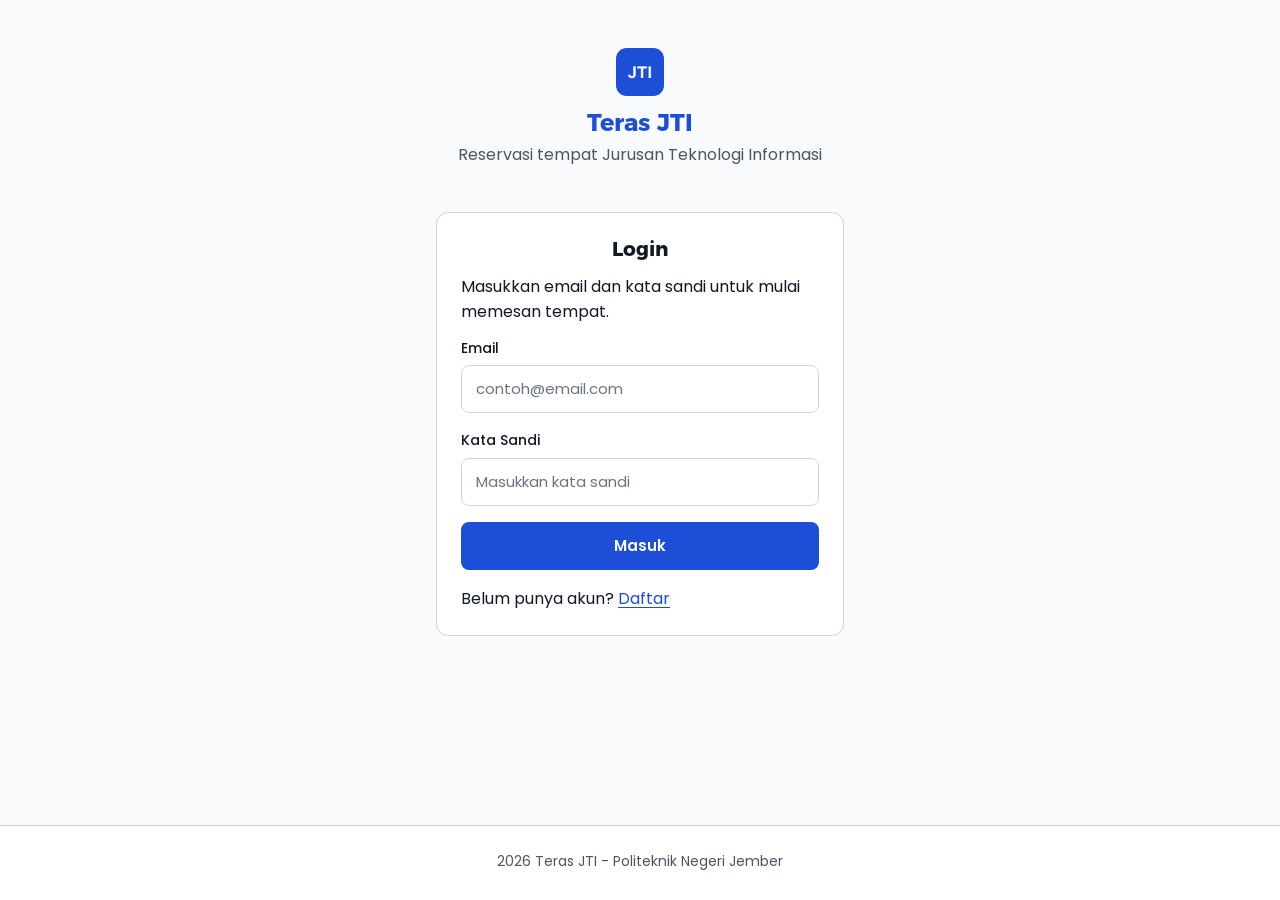
<file: index.html>
<!DOCTYPE html>
<html lang="id">
<head>
    <meta charset="UTF-8">
    <meta name="viewport" content="width=device-width, initial-scale=1.0">
    <title>Login - Teras JTI</title>
  <link rel="stylesheet" href="assets/css/base.css">
  <link rel="stylesheet" href="assets/css/layout.css">
  <link rel="stylesheet" href="assets/css/components/button.css">
  <link rel="stylesheet" href="assets/css/components/card.css">
  <link rel="stylesheet" href="assets/css/components/form.css">
  <link rel="stylesheet" href="assets/css/components/status.css">
  <link rel="stylesheet" href="assets/css/components/table.css">
</head>
<body class="auth">

    <header>
        <img src="assets/images/logo.png" alt="Logo Teras JTI" width="48" height="48">
        <h1>Teras JTI</h1>
        <p>Reservasi tempat Jurusan Teknologi Informasi</p>
    </header>

    <main>
    
        <section>
            <h2 style="justify-content: center; display: flex;">Login</h2>
            <p>Masukkan email dan kata sandi untuk mulai memesan tempat.</p>

            <form action="dashboard.html">
                <p>
                    <label for="email">Email</label><br>
                    <input type="email" id="email" placeholder="contoh@email.com">
                </p>

                <p>
                    <label for="sandi">Kata Sandi</label><br>
                    <input type="password" id="sandi" placeholder="Masukkan kata sandi">
                </p>

                <p>
                    <button type="submit">Masuk</button>
                </p>
            </form>

            <p>Belum punya akun? <a href="registrasi.html">Daftar</a></p>
        </section>
    </main>

    <footer>
        <p> 2026 Teras JTI - Politeknik Negeri Jember</p>
    </footer>

</body>
</html>
</file>
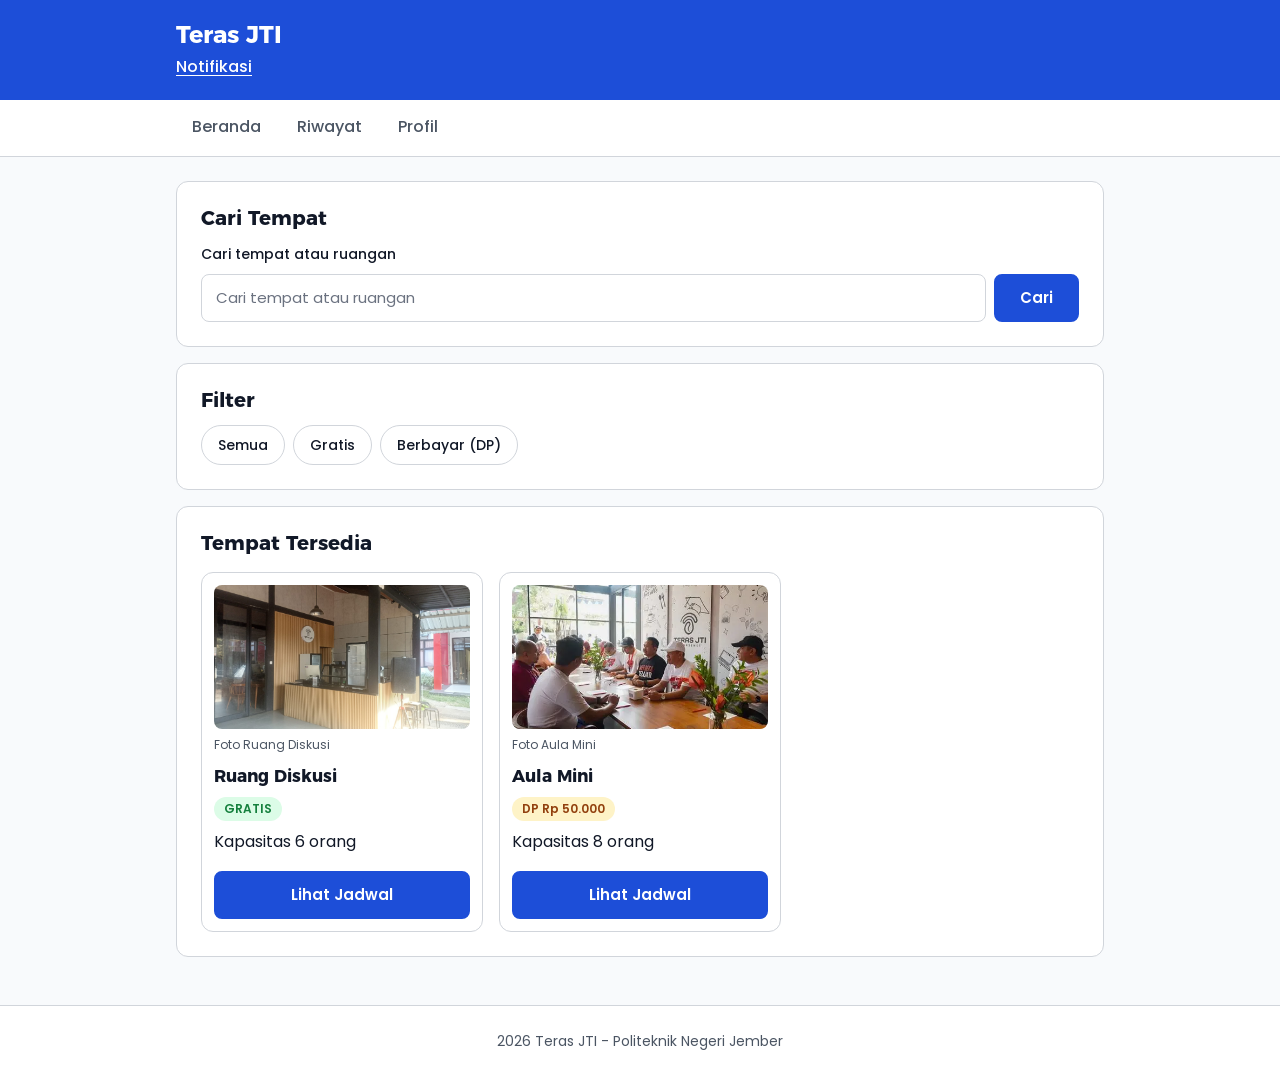
<file: dashboard.html>
<!DOCTYPE html>
<html lang="id">
<head>
    <meta charset="UTF-8">
    <meta name="viewport" content="width=device-width, initial-scale=1.0">
    <title>Beranda - Teras JTI</title>
  <link rel="stylesheet" href="assets/css/base.css">
  <link rel="stylesheet" href="assets/css/layout.css">
  <link rel="stylesheet" href="assets/css/components/button.css">
  <link rel="stylesheet" href="assets/css/components/card.css">
  <link rel="stylesheet" href="assets/css/components/form.css">
  <link rel="stylesheet" href="assets/css/components/status.css">
  <link rel="stylesheet" href="assets/css/components/table.css">
</head>
<body>
    <header>
        <h1>Teras JTI</h1>
        <p><a href="#">Notifikasi</a></p>
    </header>
    <nav>
        <ul>
            <li><a href="dashboard.html">Beranda</a></li>
            <li><a href="riwayat.html">Riwayat</a></li>
            <li><a href="profil.html">Profil</a></li>
        </ul>
    </nav>

    <main>
        <section>
            <h2>Cari Tempat</h2>
            <form>
                <label for="cari">Cari tempat atau ruangan</label><br>
                <input type="search" id="cari" placeholder="Cari tempat atau ruangan">
                <button type="submit">Cari</button>
            </form>
        </section>
        <section>
            <h2>Filter</h2>
            <ul class="chip-list">
                <li><a href="dashboard.html">Semua</a></li>
                <li><a href="dashboard.html">Gratis</a></li>
                <li><a href="dashboard.html">Berbayar (DP)</a></li>
            </ul>
        </section>
        <section>
            <h2>Tempat Tersedia</h2>

            <article>
                <figure>
                    <img src="assets/images/tempat.jpeg" alt="Foto Ruang Diskusi Teras JTI" width="320" height="180">
                    <figcaption>Foto Ruang Diskusi</figcaption>
                </figure>
                <h3>Ruang Diskusi</h3>
                <p><strong class="label label-gratis">GRATIS</strong></p>
                <p>Kapasitas 6 orang</p>
                <p><a class="tombol" href="detail-tempat.html">Lihat Jadwal</a></p>
            </article>

            <article>
                <figure>
                    <img src="assets/images/aulamini.webp" alt="Foto Aula Mini Teras JTI" width="320" height="186">
                    <figcaption>Foto Aula Mini</figcaption>
                </figure>
                <h3>Aula Mini</h3>
                <p><strong class="label label-dp">DP Rp 50.000</strong></p>
                <p>Kapasitas 8 orang</p>
                <p><a class="tombol" href="detail-tempat.html">Lihat Jadwal</a></p>
            </article>
        </section>
    </main>

    <footer>
        <p> 2026 Teras JTI - Politeknik Negeri Jember</p>
    </footer>

</body>
</html>
</file>
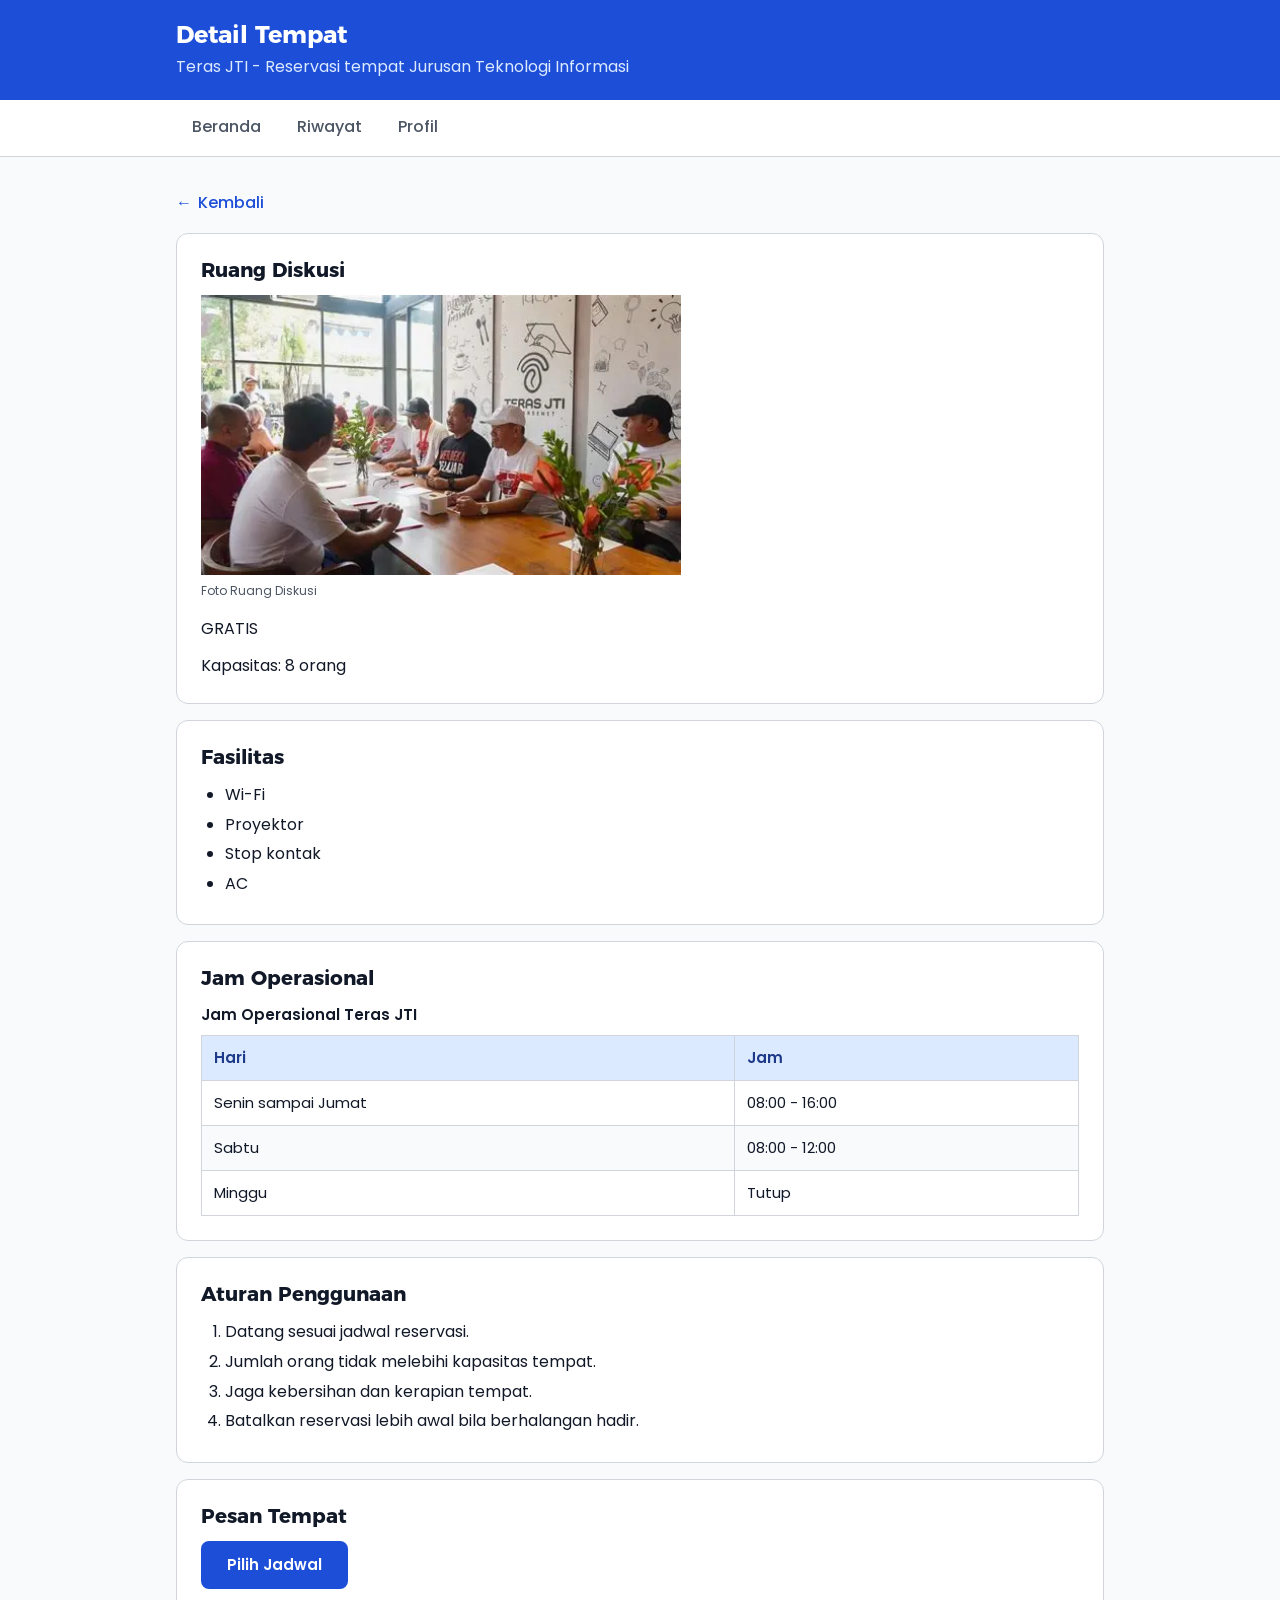
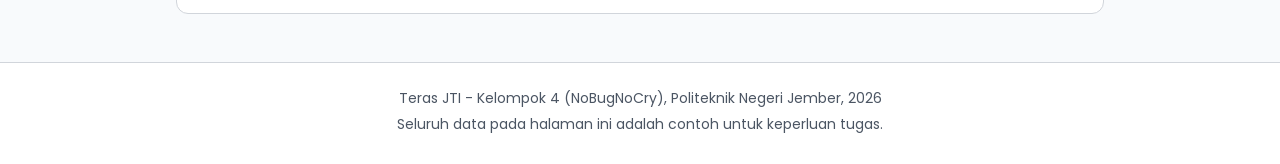
<file: detail-tempat.html>
<!DOCTYPE html>
<html lang="id">
<head>
  <meta charset="UTF-8">
  <meta name="viewport" content="width=device-width, initial-scale=1.0">
  <title>Detail Tempat - Teras JTI</title>
  <link rel="stylesheet" href="assets/css/base.css">
  <link rel="stylesheet" href="assets/css/layout.css">
  <link rel="stylesheet" href="assets/css/components/button.css">
  <link rel="stylesheet" href="assets/css/components/card.css">
  <link rel="stylesheet" href="assets/css/components/form.css">
  <link rel="stylesheet" href="assets/css/components/status.css">
  <link rel="stylesheet" href="assets/css/components/table.css">
</head>
<body>

  <header>
    <h1>Detail Tempat</h1>
    <p>Teras JTI - Reservasi tempat Jurusan Teknologi Informasi</p>
  </header>

  <nav>
    <ul>
      <li><a href="dashboard.html">Beranda</a></li>
      <li><a href="riwayat.html">Riwayat</a></li>
      <li><a href="profil.html">Profil</a></li>
    </ul>
  </nav>

  <main>

    <p><a class="kembali" href="dashboard.html">Kembali</a></p>

    <section>
      <h2>Ruang Diskusi</h2>

      <figure>
        <img src="assets/images/aulamini.webp" alt="Foto Ruang Diskusi Teras JTI" width="480" height="270">
        <figcaption>Foto Ruang Diskusi</figcaption>
      </figure>

      <p>GRATIS</p>
      <p>Kapasitas: 8 orang</p>
    </section>

    <section>
      <h2>Fasilitas</h2>
      <ul>
        <li>Wi-Fi</li>
        <li>Proyektor</li>
        <li>Stop kontak</li>
        <li>AC</li>
      </ul>
    </section>

    <section>
      <h2>Jam Operasional</h2>
      <table>
        <caption>Jam Operasional Teras JTI</caption>
        <thead>
          <tr>
            <th scope="col">Hari</th>
            <th scope="col">Jam</th>
          </tr>
        </thead>
        <tbody>
          <tr>
            <td>Senin sampai Jumat</td>
            <td>08:00 - 16:00</td>
          </tr>
          <tr>
            <td>Sabtu</td>
            <td>08:00 - 12:00</td>
          </tr>
          <tr>
            <td>Minggu</td>
            <td>Tutup</td>
          </tr>
        </tbody>
      </table>
    </section>
    <section>
      <h2>Aturan Penggunaan</h2>
      <ol>
        <li>Datang sesuai jadwal reservasi.</li>
        <li>Jumlah orang tidak melebihi kapasitas tempat.</li>
        <li>Jaga kebersihan dan kerapian tempat.</li>
        <li>Batalkan reservasi lebih awal bila berhalangan hadir.</li>
      </ol>
    </section>

    <section>
      <h2>Pesan Tempat</h2>
      <p><a class="tombol" href="ketersediaan.html">Pilih Jadwal</a></p>
    </section>

  </main>

  <footer>
    <p>Teras JTI - Kelompok 4 (NoBugNoCry), Politeknik Negeri Jember, 2026</p>
    <p>Seluruh data pada halaman ini adalah contoh untuk keperluan tugas.</p>
  </footer>

</body>
</html>
</file>
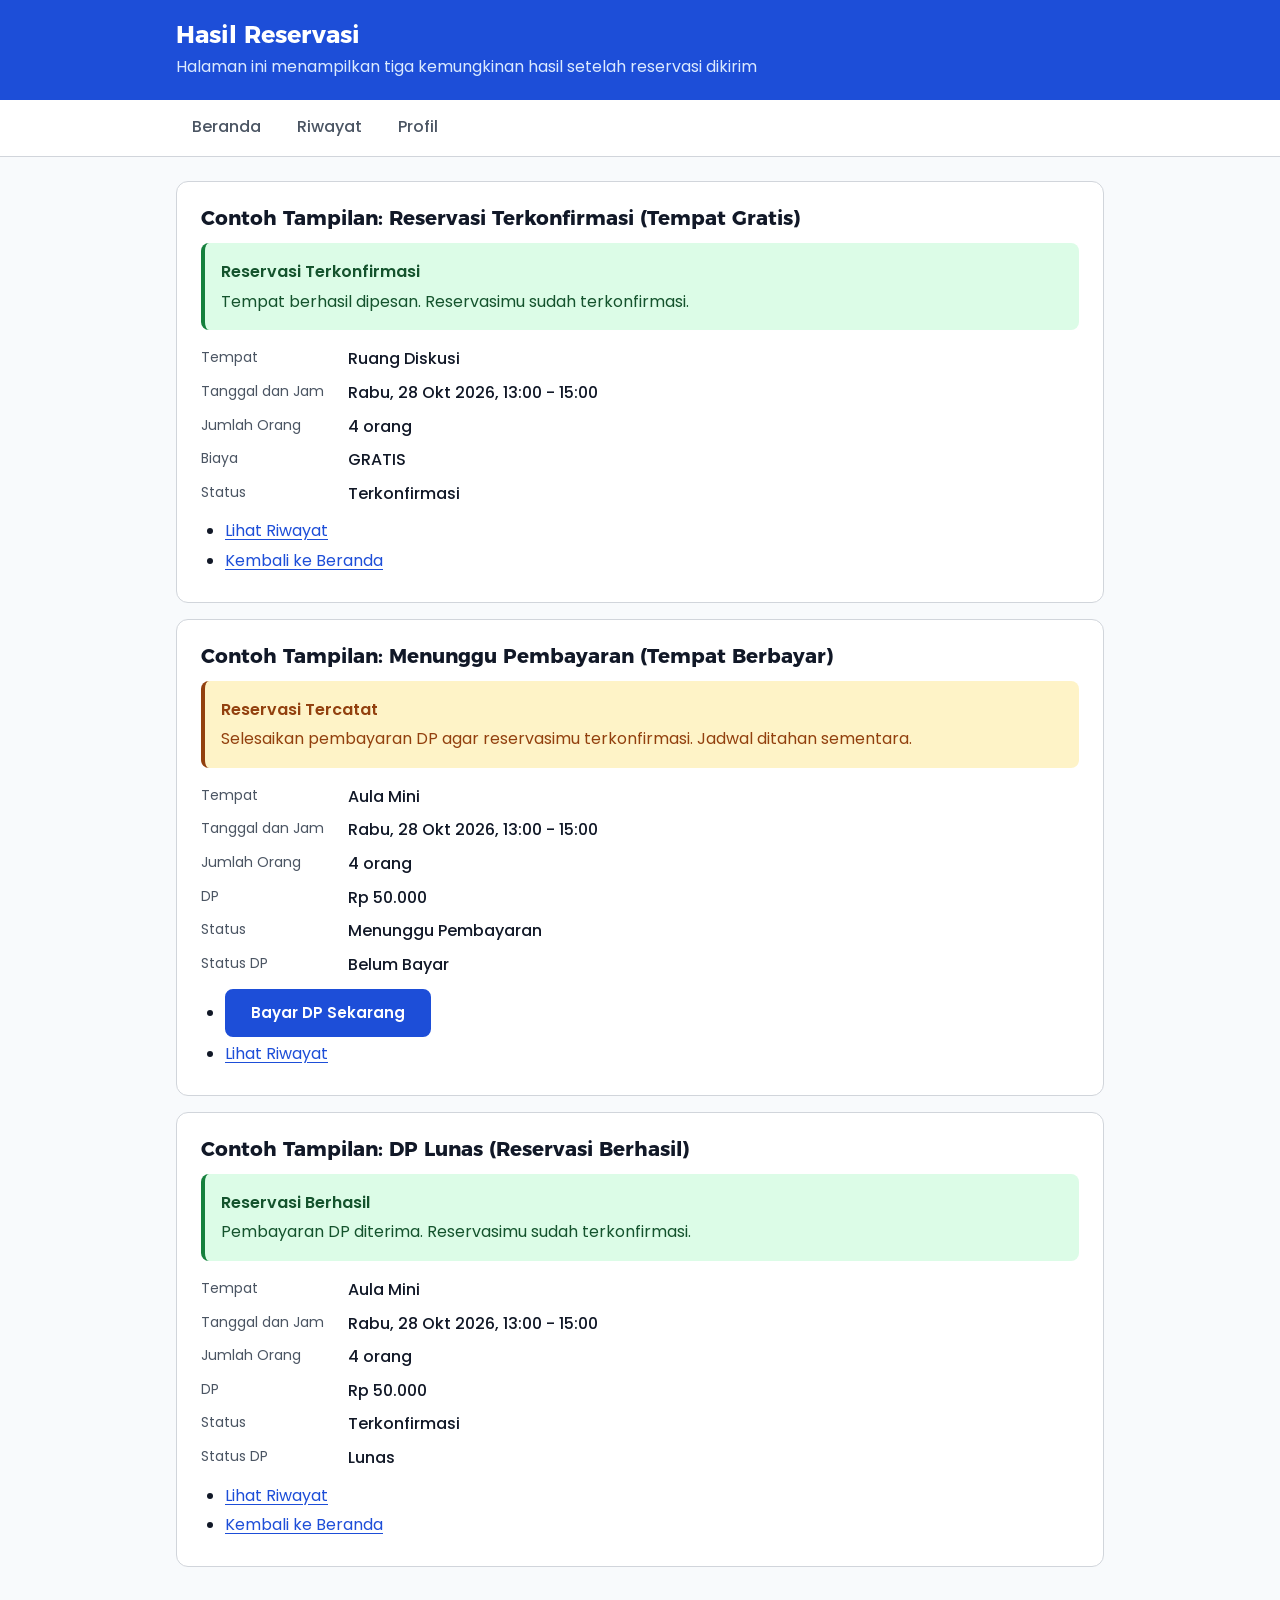
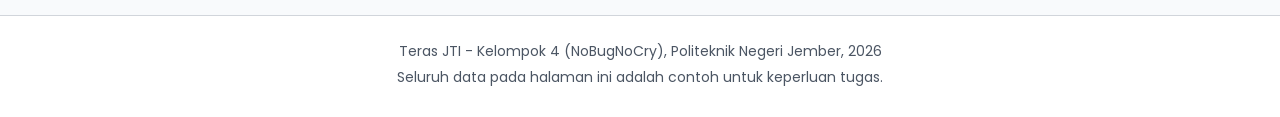
<file: hasil-reservasi.html>
<!DOCTYPE html>
<html lang="id">
<head>
  <meta charset="UTF-8">
  <meta name="viewport" content="width=device-width, initial-scale=1.0">
  <title>Hasil Reservasi - Teras JTI</title>
  <link rel="stylesheet" href="assets/css/base.css">
  <link rel="stylesheet" href="assets/css/layout.css">
  <link rel="stylesheet" href="assets/css/components/button.css">
  <link rel="stylesheet" href="assets/css/components/card.css">
  <link rel="stylesheet" href="assets/css/components/form.css">
  <link rel="stylesheet" href="assets/css/components/status.css">
  <link rel="stylesheet" href="assets/css/components/table.css">
</head>
<body>

  <header>
    <h1>Hasil Reservasi</h1>
    <p>Halaman ini menampilkan tiga kemungkinan hasil setelah reservasi dikirim</p>
  </header>

  <nav>
    <ul>
      <li><a href="dashboard.html">Beranda</a></li>
      <li><a href="riwayat.html">Riwayat</a></li>
      <li><a href="profil.html">Profil</a></li>
    </ul>
  </nav>

  <main>

    <section>
      <h2>Contoh Tampilan: Reservasi Terkonfirmasi (Tempat Gratis)</h2>
      <div class="banner banner-sukses"><p><strong>Reservasi Terkonfirmasi</strong></p><p>Tempat berhasil dipesan. Reservasimu sudah terkonfirmasi.</p></div>

      <dl>
        <dt>Tempat</dt>
        <dd>Ruang Diskusi</dd>
        <dt>Tanggal dan Jam</dt>
        <dd>Rabu, 28 Okt 2026, 13:00 - 15:00</dd>
        <dt>Jumlah Orang</dt>
        <dd>4 orang</dd>
        <dt>Biaya</dt>
        <dd>GRATIS</dd>
        <dt>Status</dt>
        <dd>Terkonfirmasi</dd>
      </dl>

      <ul>
        <li><a href="riwayat.html">Lihat Riwayat</a></li>
        <li><a href="dashboard.html">Kembali ke Beranda</a></li>
      </ul>
    </section>

    <section>
      <h2>Contoh Tampilan: Menunggu Pembayaran (Tempat Berbayar)</h2>
      <div class="banner banner-menunggu"><p><strong>Reservasi Tercatat</strong></p><p>Selesaikan pembayaran DP agar reservasimu terkonfirmasi. Jadwal ditahan sementara.</p></div>

      <dl>
        <dt>Tempat</dt>
        <dd>Aula Mini</dd>
        <dt>Tanggal dan Jam</dt>
        <dd>Rabu, 28 Okt 2026, 13:00 - 15:00</dd>
        <dt>Jumlah Orang</dt>
        <dd>4 orang</dd>
        <dt>DP</dt>
        <dd>Rp 50.000</dd>
        <dt>Status</dt>
        <dd>Menunggu Pembayaran</dd>
        <dt>Status DP</dt>
        <dd>Belum Bayar</dd>
      </dl>

      <ul>
        <li><a class="tombol" href="pembayaran.html">Bayar DP Sekarang</a></li>
        <li><a href="riwayat.html">Lihat Riwayat</a></li>
      </ul>
    </section>

    <section>
      <h2>Contoh Tampilan: DP Lunas (Reservasi Berhasil)</h2>
      <div class="banner banner-sukses"><p><strong>Reservasi Berhasil</strong></p><p>Pembayaran DP diterima. Reservasimu sudah terkonfirmasi.</p></div>

      <dl>
        <dt>Tempat</dt>
        <dd>Aula Mini</dd>
        <dt>Tanggal dan Jam</dt>
        <dd>Rabu, 28 Okt 2026, 13:00 - 15:00</dd>
        <dt>Jumlah Orang</dt>
        <dd>4 orang</dd>
        <dt>DP</dt>
        <dd>Rp 50.000</dd>
        <dt>Status</dt>
        <dd>Terkonfirmasi</dd>
        <dt>Status DP</dt>
        <dd>Lunas</dd>
      </dl>

      <ul>
        <li><a href="riwayat.html">Lihat Riwayat</a></li>
        <li><a href="dashboard.html">Kembali ke Beranda</a></li>
      </ul>
    </section>

  </main>

  <footer>
    <p>Teras JTI - Kelompok 4 (NoBugNoCry), Politeknik Negeri Jember, 2026</p>
    <p>Seluruh data pada halaman ini adalah contoh untuk keperluan tugas.</p>
  </footer>

</body>
</html>
</file>
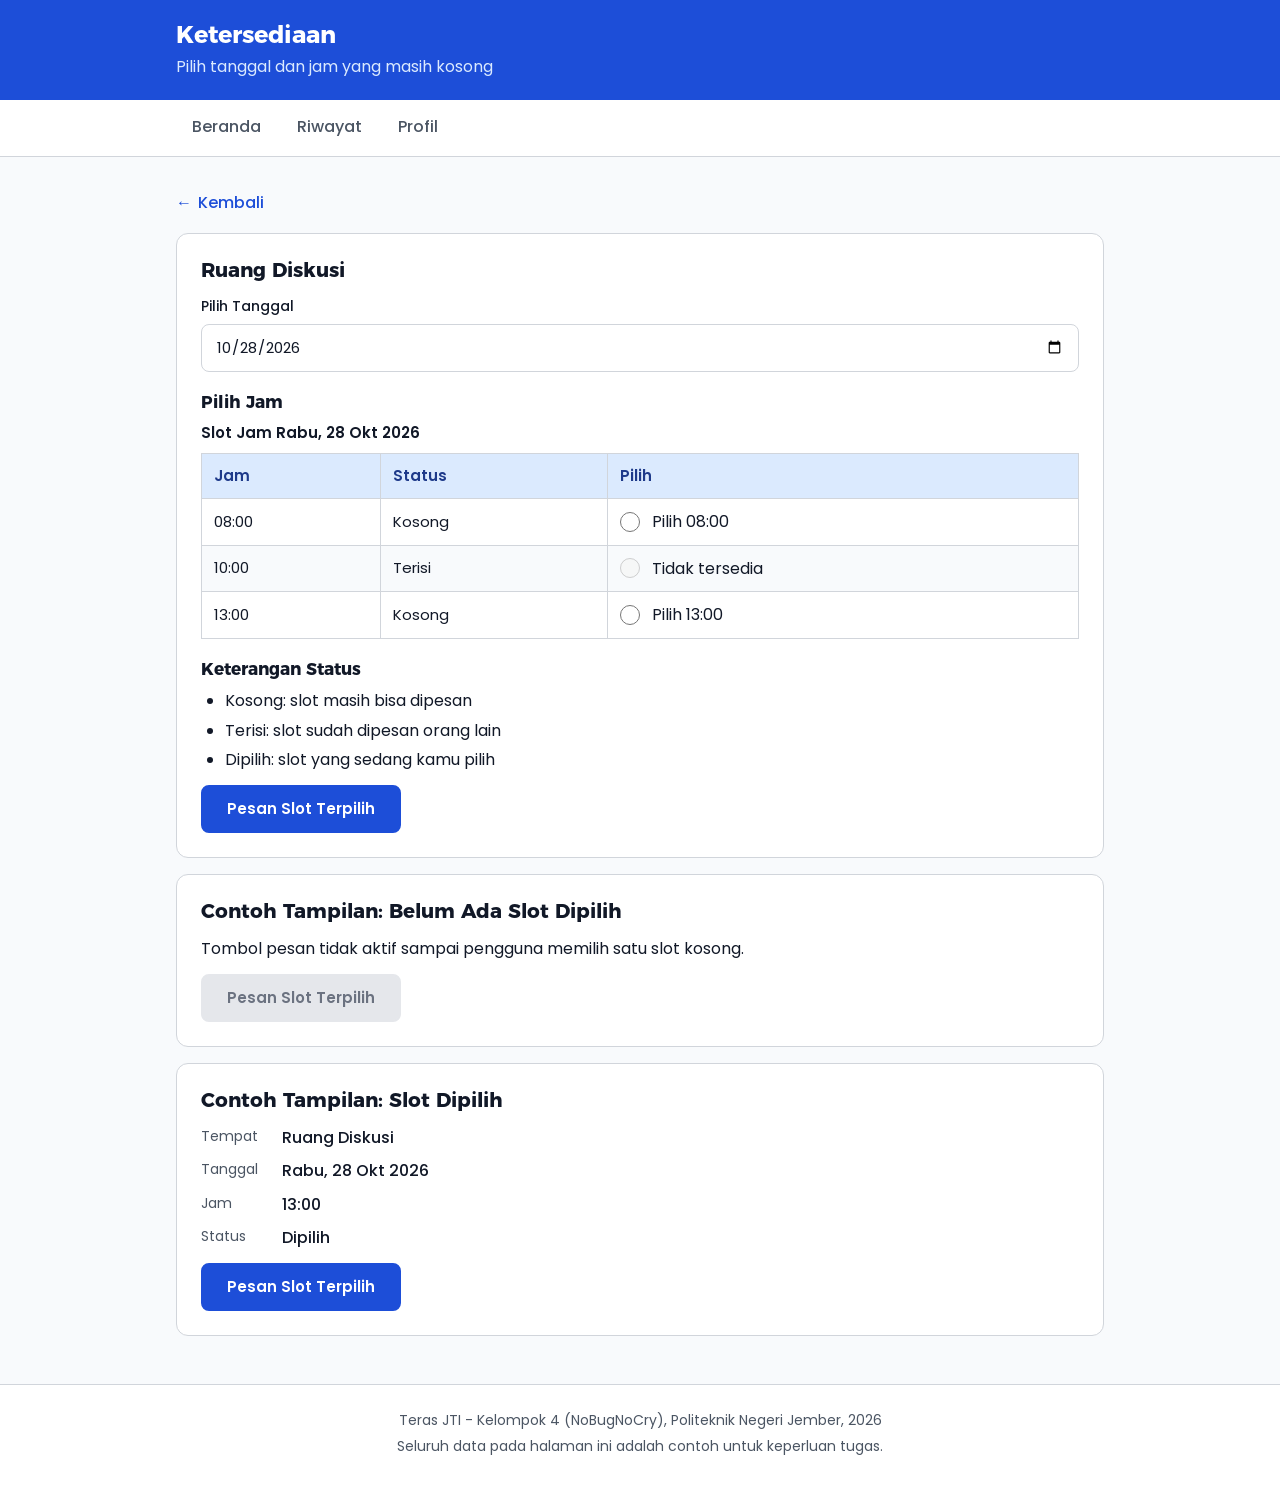
<file: ketersediaan.html>
<!DOCTYPE html>
<html lang="id">
<head>
  <meta charset="UTF-8">
  <meta name="viewport" content="width=device-width, initial-scale=1.0">
  <title>Ketersediaan - Teras JTI</title>
  <link rel="stylesheet" href="assets/css/base.css">
  <link rel="stylesheet" href="assets/css/layout.css">
  <link rel="stylesheet" href="assets/css/components/button.css">
  <link rel="stylesheet" href="assets/css/components/card.css">
  <link rel="stylesheet" href="assets/css/components/form.css">
  <link rel="stylesheet" href="assets/css/components/status.css">
  <link rel="stylesheet" href="assets/css/components/table.css">
</head>
<body>

  <header>
    <h1>Ketersediaan</h1>
    <p>Pilih tanggal dan jam yang masih kosong</p>
  </header>

  <nav>
    <ul>
      <li><a href="dashboard.html">Beranda</a></li>
      <li><a href="riwayat.html">Riwayat</a></li>
      <li><a href="profil.html">Profil</a></li>
    </ul>
  </nav>

  <main>

    <p><a class="kembali" href="detail-tempat.html">Kembali</a></p>

    <section>
      <h2>Ruang Diskusi</h2>

      <form>
        <p>
          <label for="tanggal">Pilih Tanggal</label><br>
          <input type="date" id="tanggal" name="tanggal" value="2026-10-28">
        </p>

        <h3>Pilih Jam</h3>

        <table>
          <caption>Slot Jam Rabu, 28 Okt 2026</caption>
          <thead>
            <tr>
              <th scope="col">Jam</th>
              <th scope="col">Status</th>
              <th scope="col">Pilih</th>
            </tr>
          </thead>
          <tbody>
            <tr>
              <td>08:00</td>
              <td>Kosong</td>
              <td>
                <input type="radio" id="slot-0800" name="slot" value="08:00">
                <label for="slot-0800">Pilih 08:00</label>
              </td>
            </tr>
            <tr>
              <td>10:00</td>
              <td>Terisi</td>
              <td>
                <input type="radio" id="slot-1000" name="slot" value="10:00" disabled>
                <label for="slot-1000">Tidak tersedia</label>
              </td>
            </tr>
            <tr>
              <td>13:00</td>
              <td>Kosong</td>
              <td>
                <input type="radio" id="slot-1300" name="slot" value="13:00">
                <label for="slot-1300">Pilih 13:00</label>
              </td>
            </tr>
          </tbody>
        </table>
      </form>

      <h3>Keterangan Status</h3>
      <ul>
        <li>Kosong: slot masih bisa dipesan</li>
        <li>Terisi: slot sudah dipesan orang lain</li>
        <li>Dipilih: slot yang sedang kamu pilih</li>
      </ul>

      <p><a class="tombol" href="reservasi.html">Pesan Slot Terpilih</a></p>
    </section>

    <section>
      <h2>Contoh Tampilan: Belum Ada Slot Dipilih</h2>
      <p>Tombol pesan tidak aktif sampai pengguna memilih satu slot kosong.</p>
      <p><button type="button" disabled>Pesan Slot Terpilih</button></p>
    </section>

    <section>
      <h2>Contoh Tampilan: Slot Dipilih</h2>
      <dl>
        <dt>Tempat</dt>
        <dd>Ruang Diskusi</dd>
        <dt>Tanggal</dt>
        <dd>Rabu, 28 Okt 2026</dd>
        <dt>Jam</dt>
        <dd>13:00</dd>
        <dt>Status</dt>
        <dd>Dipilih</dd>
      </dl>
      <p><a class="tombol" href="reservasi.html">Pesan Slot Terpilih</a></p>
    </section>

  </main>

  <footer>
    <p>Teras JTI - Kelompok 4 (NoBugNoCry), Politeknik Negeri Jember, 2026</p>
    <p>Seluruh data pada halaman ini adalah contoh untuk keperluan tugas.</p>
  </footer>

</body>
</html>
</file>
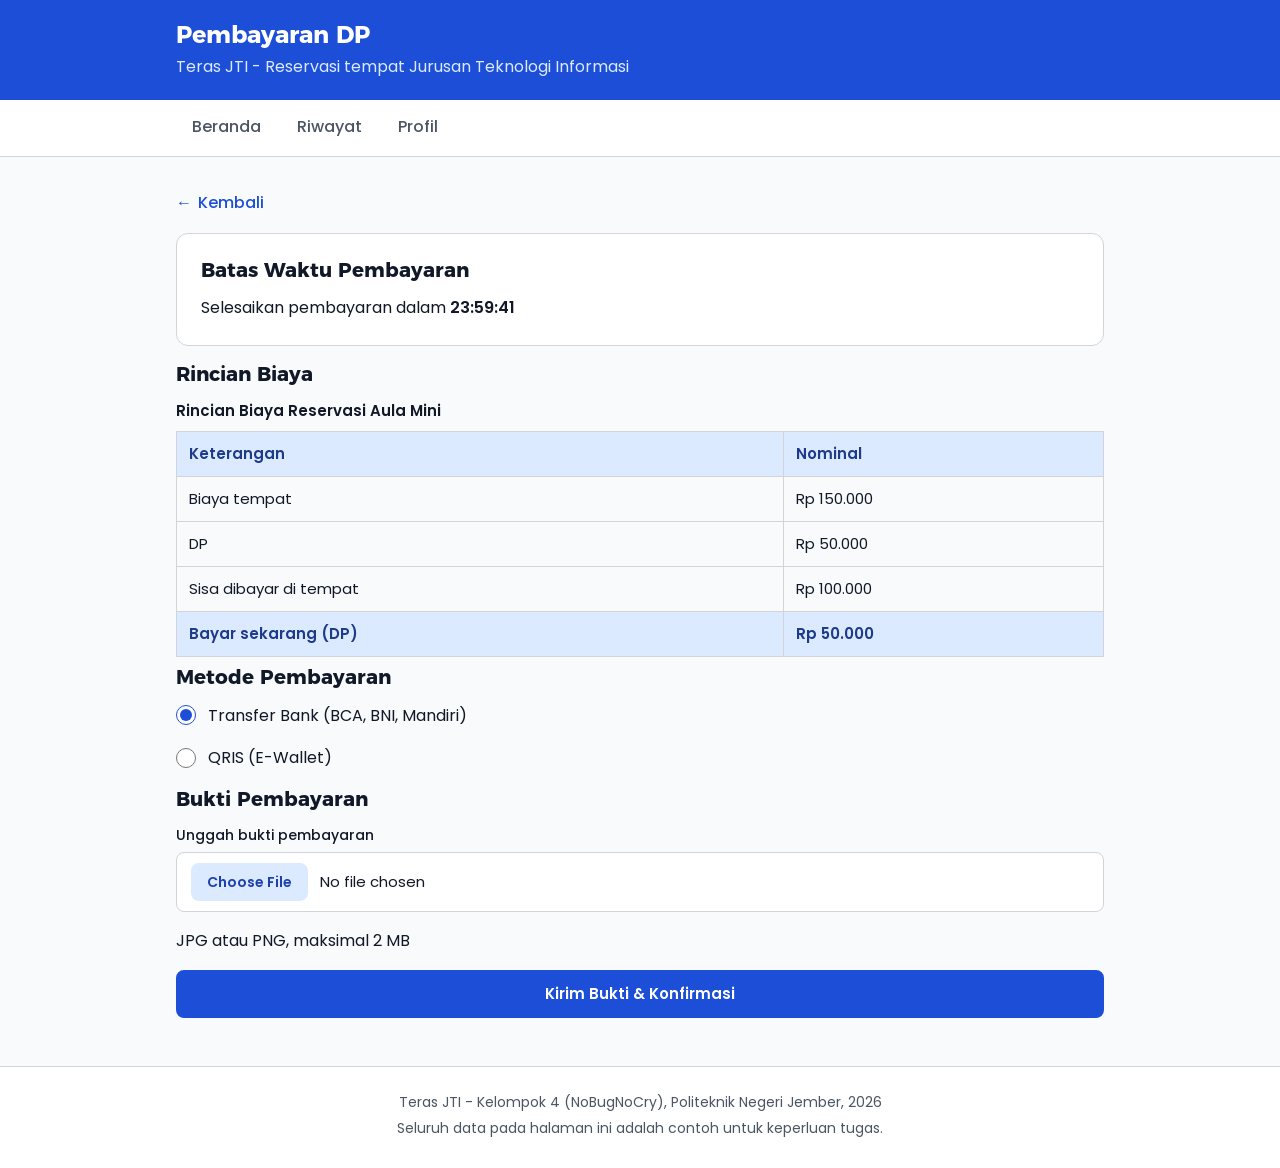
<file: pembayaran.html>
<!DOCTYPE html>
<html lang="id">
<head>
  <meta charset="UTF-8">
  <meta name="viewport" content="width=device-width, initial-scale=1.0">
  <title>Pembayaran DP - Teras JTI</title>
  <link rel="stylesheet" href="assets/css/base.css">
  <link rel="stylesheet" href="assets/css/layout.css">
  <link rel="stylesheet" href="assets/css/components/button.css">
  <link rel="stylesheet" href="assets/css/components/card.css">
  <link rel="stylesheet" href="assets/css/components/form.css">
  <link rel="stylesheet" href="assets/css/components/status.css">
  <link rel="stylesheet" href="assets/css/components/table.css">
</head>
<body>

  <header>
    <h1>Pembayaran DP</h1>
    <p>Teras JTI - Reservasi tempat Jurusan Teknologi Informasi</p>
  </header>

  <nav>
    <ul>
      <li><a href="dashboard.html">Beranda</a></li>
      <li><a href="riwayat.html">Riwayat</a></li>
      <li><a href="profil.html">Profil</a></li>
    </ul>
  </nav>

  <main>

    <p><a class="kembali" href="reservasi.html">Kembali</a></p>

    <section>
      <h2>Batas Waktu Pembayaran</h2>
      <p>Selesaikan pembayaran dalam <strong>23:59:41</strong></p>
    </section>

    <form action="hasil-reservasi.html">

      <section>
        <h2>Rincian Biaya</h2>
        <table>
          <caption>Rincian Biaya Reservasi Aula Mini</caption>
          <thead>
            <tr>
              <th scope="col">Keterangan</th>
              <th scope="col">Nominal</th>
            </tr>
          </thead>
          <tbody>
            <tr>
              <td>Biaya tempat</td>
              <td>Rp 150.000</td>
            </tr>
            <tr>
              <td>DP</td>
              <td>Rp 50.000</td>
            </tr>
            <tr>
              <td>Sisa dibayar di tempat</td>
              <td>Rp 100.000</td>
            </tr>
          </tbody>
          <tfoot>
            <tr>
              <td>Bayar sekarang (DP)</td>
              <td>Rp 50.000</td>
            </tr>
          </tfoot>
        </table>
      </section>

      <section>
        <h2>Metode Pembayaran</h2>
        <p>
          <input type="radio" id="metode-bank" name="metode" value="bank" checked>
          <label for="metode-bank">Transfer Bank (BCA, BNI, Mandiri)</label>
        </p>
        <p>
          <input type="radio" id="metode-qris" name="metode" value="qris">
          <label for="metode-qris">QRIS (E-Wallet)</label>
        </p>
      </section>

      <section>
        <h2>Bukti Pembayaran</h2>
        <p>
          <label for="bukti">Unggah bukti pembayaran</label><br>
          <input type="file" id="bukti" name="bukti" accept="image/png,image/jpeg">
        </p>
        <p>JPG atau PNG, maksimal 2 MB</p>
      </section>

      <p>
        <button type="submit">Kirim Bukti &amp; Konfirmasi</button>
      </p>

    </form>

  </main>

  <footer>
    <p>Teras JTI - Kelompok 4 (NoBugNoCry), Politeknik Negeri Jember, 2026</p>
    <p>Seluruh data pada halaman ini adalah contoh untuk keperluan tugas.</p>
  </footer>

</body>
</html>
</file>
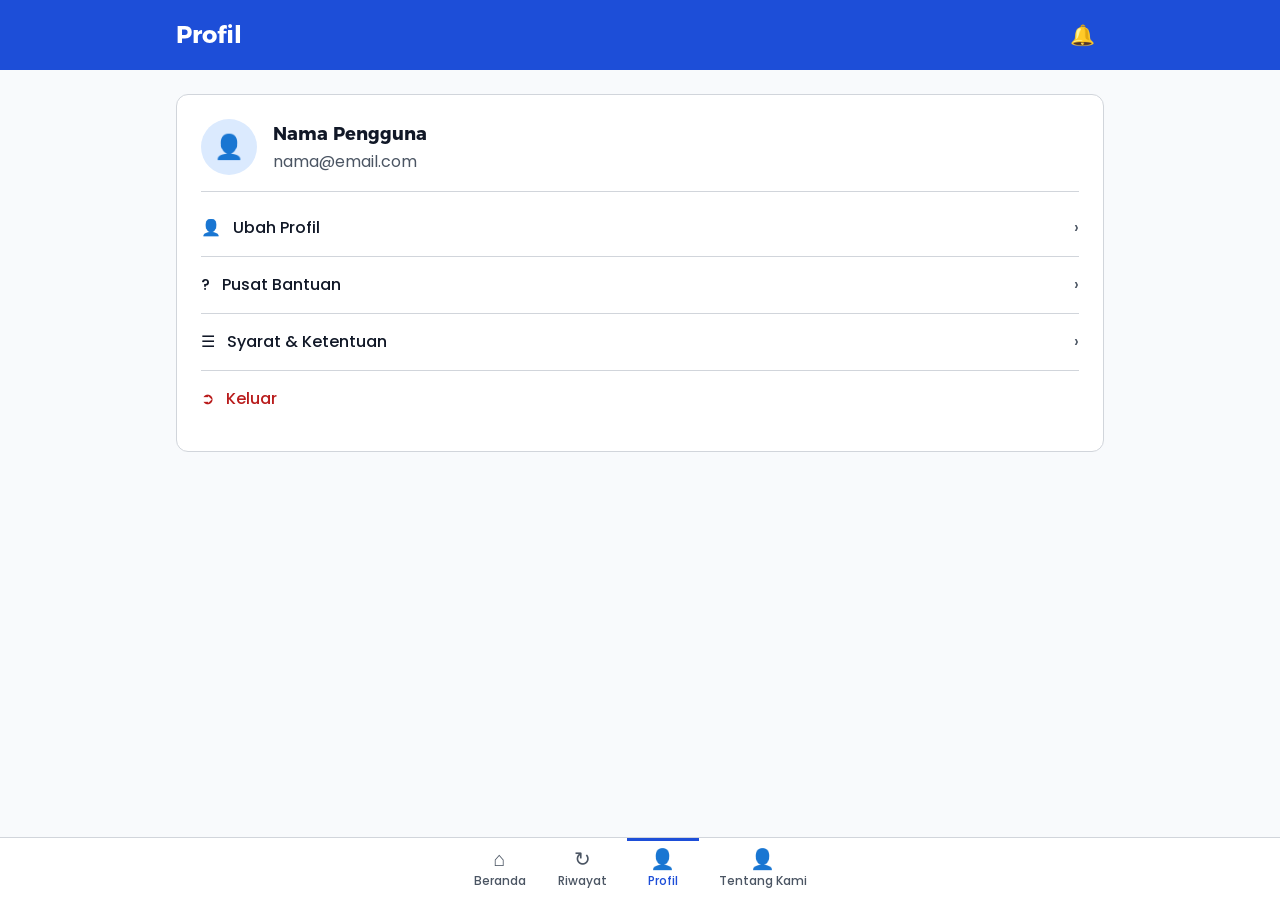
<file: profil.html>
<!DOCTYPE html>
<html lang="id">
  <head>
    <meta charset="UTF-8" />
    <meta name="viewport" content="width=device-width, initial-scale=1.0" />
    <title>Profil - Teras JTI</title>
    <link rel="stylesheet" href="assets/css/base.css">
  <link rel="stylesheet" href="assets/css/layout.css">
  <link rel="stylesheet" href="assets/css/components/button.css">
  <link rel="stylesheet" href="assets/css/components/card.css">
  <link rel="stylesheet" href="assets/css/components/form.css">
  <link rel="stylesheet" href="assets/css/components/status.css">
  <link rel="stylesheet" href="assets/css/components/table.css">
</head>

  <body>
    <header>
      <h1>Profil</h1>
      <a class="lonceng" href="#" aria-label="Notifikasi">&#128276;</a>
    </header>

    <main>
      <section>
        <div class="profil-kartu">
          <span class="foto" aria-hidden="true">&#128100;</span>

          <div>
            <b>Nama Pengguna</b>
            <p>nama@email.com</p>
          </div>
        </div>

        <ul class="daftar-menu">
          <li>
            <a href="#">
              <span aria-hidden="true">&#128100;</span>
              <span>Ubah Profil</span>
              <span aria-hidden="true">&rsaquo;</span>
            </a>
          </li>

          <li>
            <a href="#">
              <span aria-hidden="true">&#63;</span>
              <span>Pusat Bantuan</span>
              <span aria-hidden="true">&rsaquo;</span>
            </a>
          </li>

          <li>
            <a href="#">
              <span aria-hidden="true">&#9776;</span>
              <span>Syarat &amp; Ketentuan</span>
              <span aria-hidden="true">&rsaquo;</span>
            </a>
          </li>

          <li>
            <a class="keluar" href="index.html">
              <span aria-hidden="true">&#10162;</span>
              <span>Keluar</span>
            </a>
          </li>
        </ul>
      </section>
    </main>

    <nav aria-label="Navigasi utama">
      <ul>
        <li>
          <a href="dashboard.html">
            <span aria-hidden="true">&#8962;</span>
            Beranda
          </a>
        </li>

        <li>
          <a href="riwayat.html">
            <span aria-hidden="true">&#8635;</span>
            Riwayat
          </a>
        </li>

        <li>
          <a href="profil.html" class="aktif" aria-current="page">
            <span aria-hidden="true">&#128100;</span>
            Profil
          </a>
        </li>

        <li>
          <a href="about/tentang.html">
            <span aria-hidden="true">&#128100;</span>
            Tentang Kami
          </a>
        </li>
      </ul>
    </nav>
  </body>
</html>
</file>
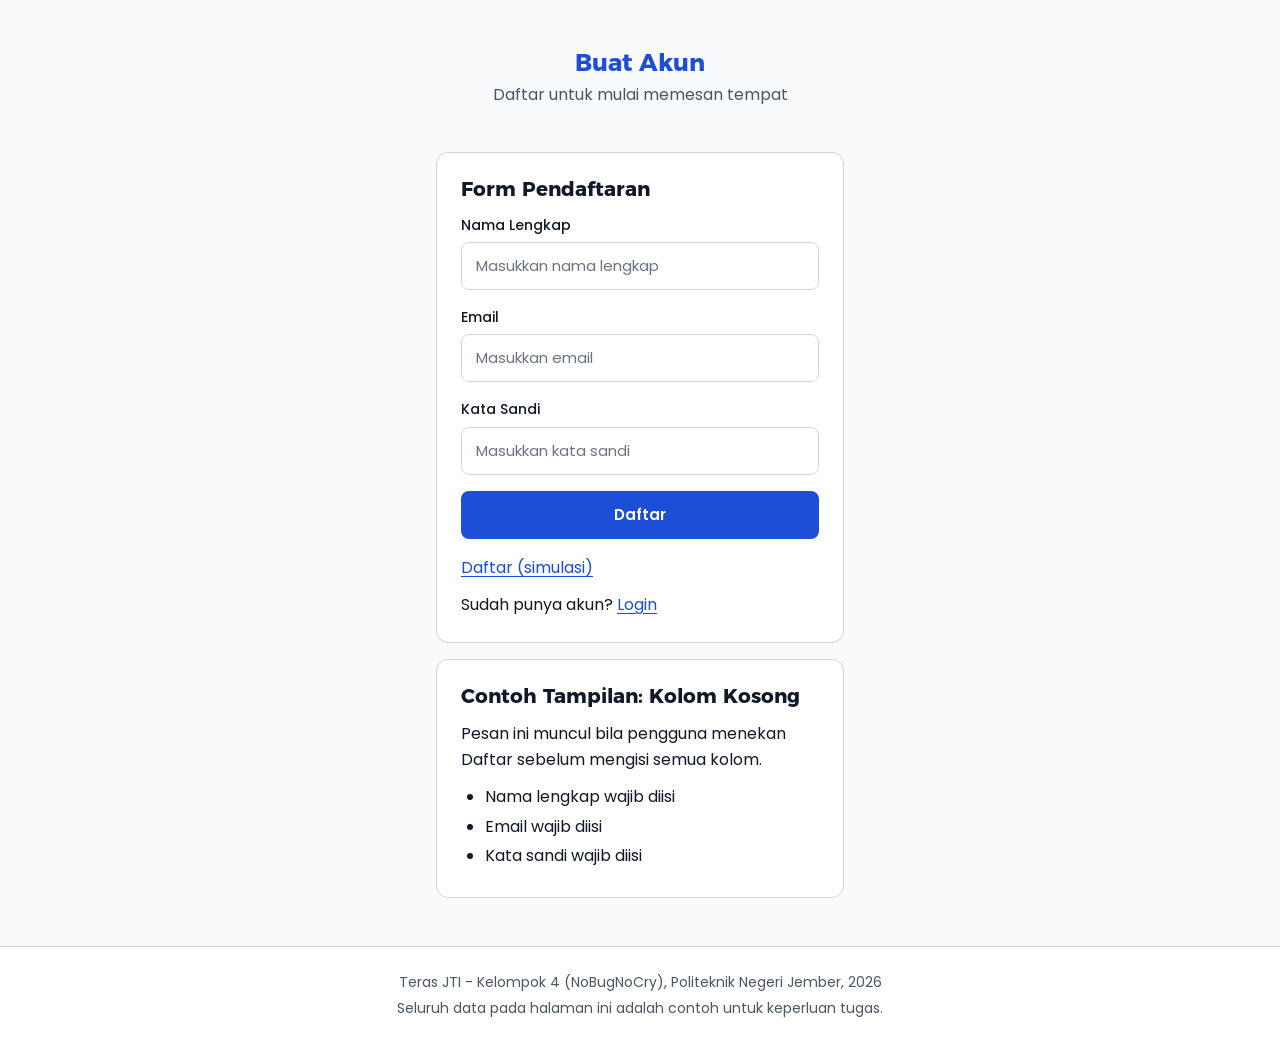
<file: registrasi.html>
<!DOCTYPE html>
<html lang="id">
<head>
  <meta charset="UTF-8">
  <meta name="viewport" content="width=device-width, initial-scale=1.0">
  <title>Registrasi - Teras JTI</title>
  <link rel="stylesheet" href="assets/css/base.css">
  <link rel="stylesheet" href="assets/css/layout.css">
  <link rel="stylesheet" href="assets/css/components/button.css">
  <link rel="stylesheet" href="assets/css/components/card.css">
  <link rel="stylesheet" href="assets/css/components/form.css">
  <link rel="stylesheet" href="assets/css/components/status.css">
  <link rel="stylesheet" href="assets/css/components/table.css">
</head>
<body class="auth">
  <header>
    <h1>Buat Akun</h1>
    <p>Daftar untuk mulai memesan tempat</p>
  </header>

  <main>
    <section>
      <h2>Form Pendaftaran</h2>

      <form>
        <p>
          <label for="nama">Nama Lengkap</label><br>
          <input type="text" id="nama" name="nama" placeholder="Masukkan nama lengkap">
        </p>

        <p>
          <label for="email">Email</label><br>
          <input type="email" id="email" name="email" placeholder="Masukkan email">
        </p>

        <p>
          <label for="sandi">Kata Sandi</label><br>
          <input type="password" id="sandi" name="sandi" placeholder="Masukkan kata sandi">
        </p>

        <p>
          <button type="submit">Daftar</button>
        </p>
      </form>
      <p><a href="dashboard.html">Daftar (simulasi)</a></p>

      <p>Sudah punya akun? <a href="index.html">Login</a></p>
    </section>
    <section>
      <h2>Contoh Tampilan: Kolom Kosong</h2>
      <p>Pesan ini muncul bila pengguna menekan Daftar sebelum mengisi semua kolom.</p>
      <ul>
        <li>Nama lengkap wajib diisi</li>
        <li>Email wajib diisi</li>
        <li>Kata sandi wajib diisi</li>
      </ul>
    </section>

  </main>

  <footer>
    <p>Teras JTI - Kelompok 4 (NoBugNoCry), Politeknik Negeri Jember, 2026</p>
    <p>Seluruh data pada halaman ini adalah contoh untuk keperluan tugas.</p>
  </footer>

</body>
</html>
</file>
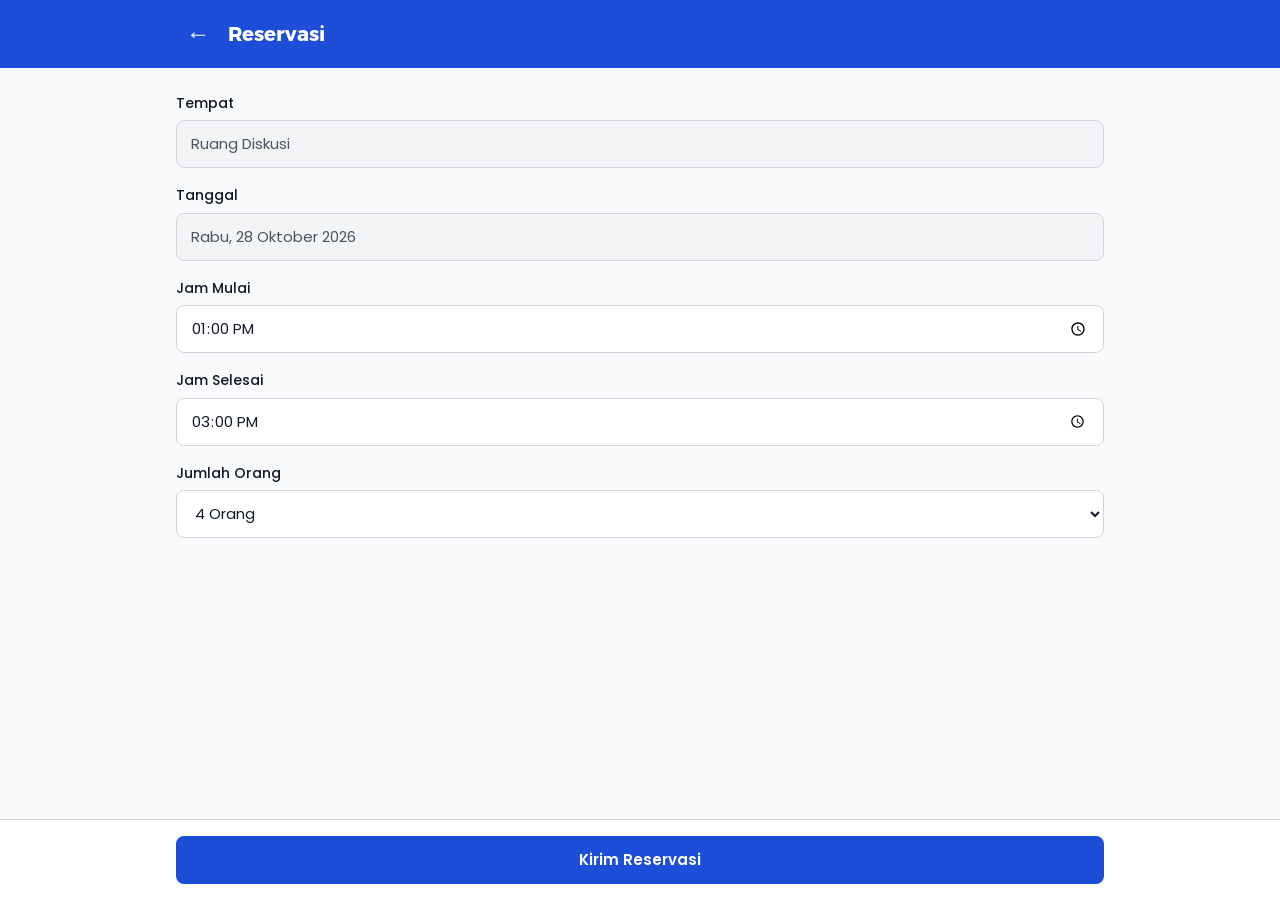
<file: reservasi.html>
<!DOCTYPE html>
<html lang="id">
  <head>
    <meta charset="UTF-8" />
    <meta name="viewport" content="width=device-width, initial-scale=1.0" />
    <title>Reservasi - Teras JTI</title>
    <link rel="stylesheet" href="assets/css/base.css">
  <link rel="stylesheet" href="assets/css/layout.css">
  <link rel="stylesheet" href="assets/css/components/button.css">
  <link rel="stylesheet" href="assets/css/components/card.css">
  <link rel="stylesheet" href="assets/css/components/form.css">
  <link rel="stylesheet" href="assets/css/components/status.css">
  <link rel="stylesheet" href="assets/css/components/table.css">
</head>

  <body>
    <header class="sub">
      <a class="kembali" href="ketersediaan.html" aria-label="Kembali">
        &larr;
      </a>
      <h1>Reservasi</h1>
    </header>

    <main>
      <form id="reservasi" action="pembayaran.html" method="get">
        <div>
          <label for="tempat">Tempat</label>
          <input
            type="text"
            id="tempat"
            name="tempat"
            value="Ruang Diskusi"
            readonly
          />
        </div>

        <div>
          <label for="tanggal">Tanggal</label>
          <input
            type="text"
            id="tanggal"
            name="tanggal"
            value="Rabu, 28 Oktober 2026"
            readonly
          />
        </div>

        <div>
          <label for="mulai">Jam Mulai</label>
          <input
            type="time"
            id="mulai"
            name="mulai"
            value="13:00"
            required
          />
        </div>

        <div>
          <label for="selesai">Jam Selesai</label>
          <input
            type="time"
            id="selesai"
            name="selesai"
            value="15:00"
            min="13:00"
            required
          />
        </div>

        <div>
          <label for="orang">Jumlah Orang</label>
          <select id="orang" name="orang" required>
            <option value="1">1 Orang</option>
            <option value="2">2 Orang</option>
            <option value="3">3 Orang</option>
            <option value="4" selected>4 Orang</option>
            <option value="5">5 Orang</option>
            <option value="6">6 Orang</option>
          </select>
        </div>
      </form>
    </main>

    <div class="aksi">
      <button type="submit" form="reservasi">
        Kirim Reservasi
      </button>
    </div>
  </body>
</html>
</file>
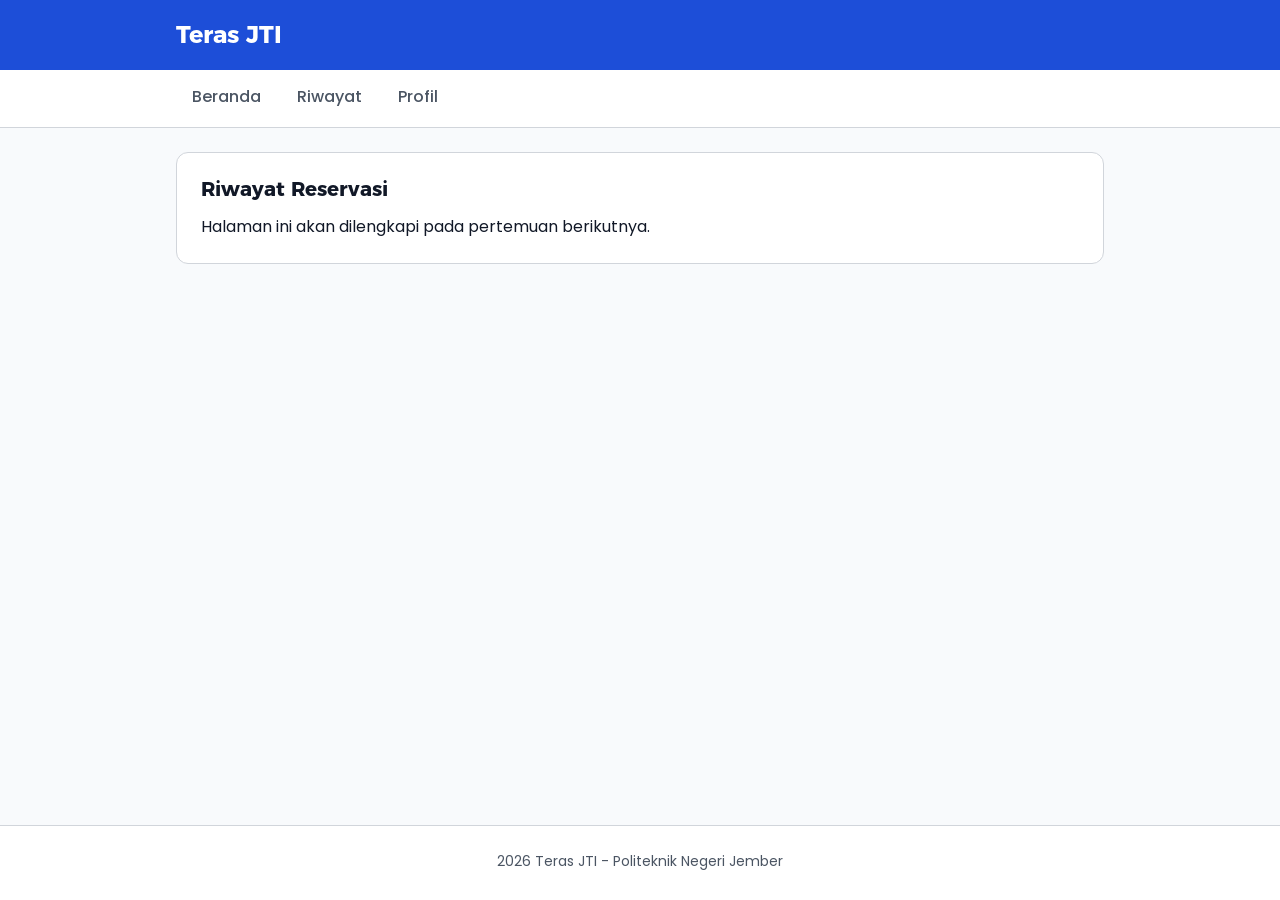
<file: riwayat.html>
<!DOCTYPE html>
<html lang="id">
<head>
    <meta charset="UTF-8">
    <meta name="viewport" content="width=device-width, initial-scale=1.0">
    <title>Riwayat - Teras JTI</title>
  <link rel="stylesheet" href="assets/css/base.css">
  <link rel="stylesheet" href="assets/css/layout.css">
  <link rel="stylesheet" href="assets/css/components/button.css">
  <link rel="stylesheet" href="assets/css/components/card.css">
  <link rel="stylesheet" href="assets/css/components/form.css">
  <link rel="stylesheet" href="assets/css/components/status.css">
  <link rel="stylesheet" href="assets/css/components/table.css">
</head>
<body>

    <header>
        <h1>Teras JTI</h1>
    </header>

    <nav>
        <ul>
            <li><a href="dashboard.html">Beranda</a></li>
            <li><a href="riwayat.html">Riwayat</a></li>
            <li><a href="profil.html">Profil</a></li>
        </ul>
    </nav>

    <main>
        <section>
            <h2>Riwayat Reservasi</h2>
            <p>Halaman ini akan dilengkapi pada pertemuan berikutnya.</p>
        </section>
    </main>

    <footer>
        <p> 2026 Teras JTI - Politeknik Negeri Jember</p>
    </footer>

</body>
</html>
</file>
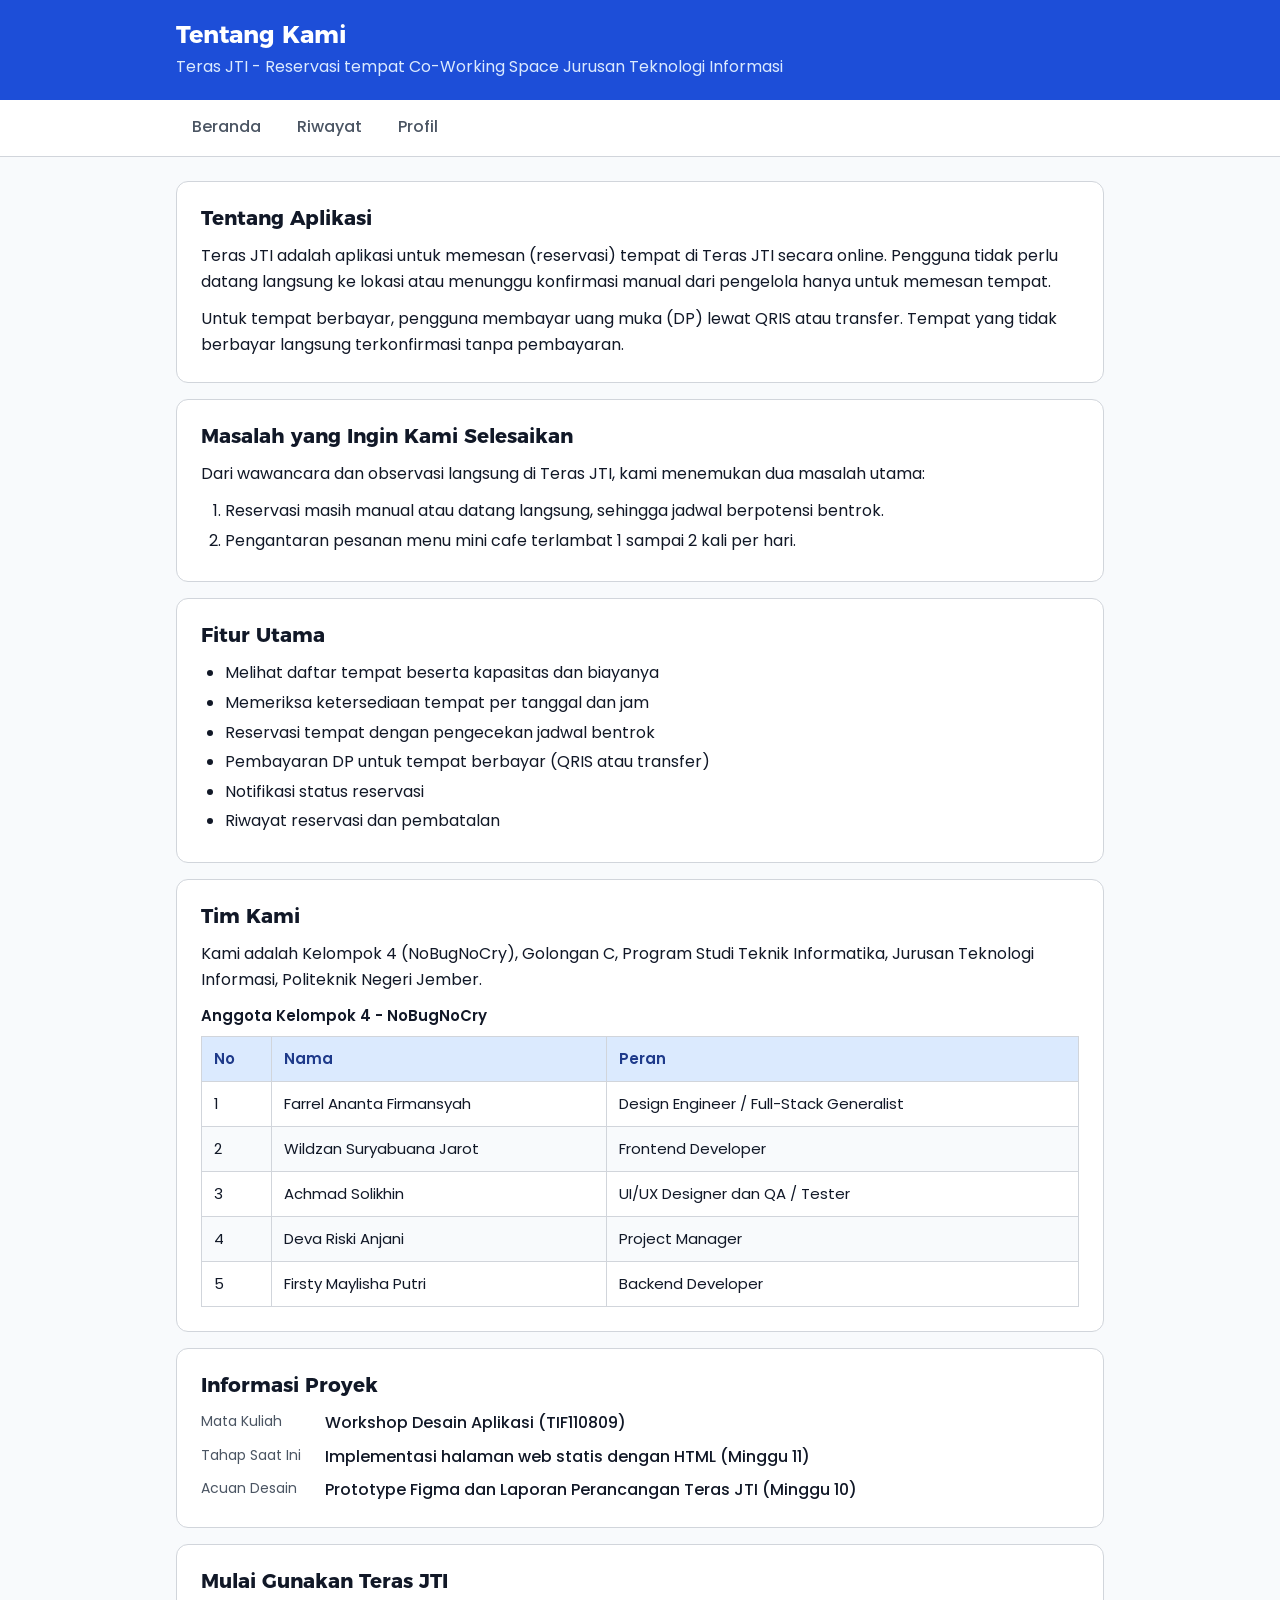
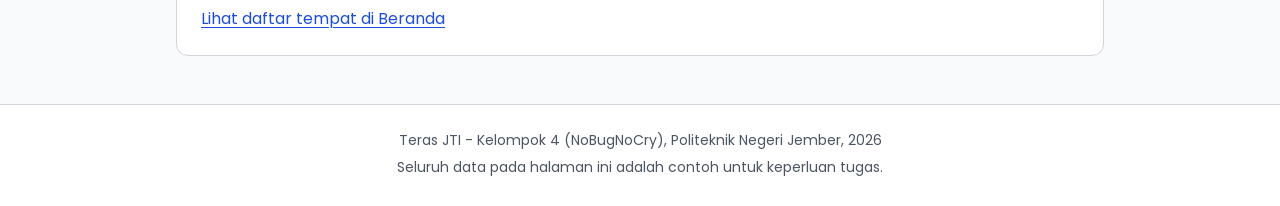
<file: about/tentang.html>
<!DOCTYPE html>
<html lang="id">
<head>
  <meta charset="UTF-8">
  <meta name="viewport" content="width=device-width, initial-scale=1.0">
  <title>Tentang Kami - Teras JTI</title>
  <link rel="stylesheet" href="../assets/css/base.css">
  <link rel="stylesheet" href="../assets/css/layout.css">
  <link rel="stylesheet" href="../assets/css/components/button.css">
  <link rel="stylesheet" href="../assets/css/components/card.css">
  <link rel="stylesheet" href="../assets/css/components/form.css">
  <link rel="stylesheet" href="../assets/css/components/status.css">
  <link rel="stylesheet" href="../assets/css/components/table.css">
</head>
<body>

  <header>
    <h1>Tentang Kami</h1>
    <p>Teras JTI - Reservasi tempat Co-Working Space Jurusan Teknologi Informasi</p>
  </header>

  <nav>
    <ul>
      <li><a href="../dashboard.html">Beranda</a></li>
      <li><a href="../riwayat.html">Riwayat</a></li>
      <li><a href="../profil.html">Profil</a></li>
    </ul>
  </nav>

  <main>

    <section>
      <h2>Tentang Aplikasi</h2>
      <p>
        Teras JTI adalah aplikasi untuk memesan (reservasi) tempat di Teras JTI secara online.
        Pengguna tidak perlu datang langsung ke lokasi atau menunggu konfirmasi manual dari
        pengelola hanya untuk memesan tempat.
      </p>
      <p>
        Untuk tempat berbayar, pengguna membayar uang muka (DP) lewat QRIS atau transfer.
        Tempat yang tidak berbayar langsung terkonfirmasi tanpa pembayaran.
      </p>
    </section>

    <section>
      <h2>Masalah yang Ingin Kami Selesaikan</h2>
      <p>Dari wawancara dan observasi langsung di Teras JTI, kami menemukan dua masalah utama:</p>
      <ol>
        <li>Reservasi masih manual atau datang langsung, sehingga jadwal berpotensi bentrok.</li>
        <li>Pengantaran pesanan menu mini cafe terlambat 1 sampai 2 kali per hari.</li>
      </ol>
    </section>

    <section>
      <h2>Fitur Utama</h2>
      <ul>
        <li>Melihat daftar tempat beserta kapasitas dan biayanya</li>
        <li>Memeriksa ketersediaan tempat per tanggal dan jam</li>
        <li>Reservasi tempat dengan pengecekan jadwal bentrok</li>
        <li>Pembayaran DP untuk tempat berbayar (QRIS atau transfer)</li>
        <li>Notifikasi status reservasi</li>
        <li>Riwayat reservasi dan pembatalan</li>
      </ul>
    </section>

    <section>
      <h2>Tim Kami</h2>
      <p>
        Kami adalah Kelompok 4 (NoBugNoCry), Golongan C, Program Studi Teknik Informatika,
        Jurusan Teknologi Informasi, Politeknik Negeri Jember.
      </p>

      <table>
        <caption>Anggota Kelompok 4 - NoBugNoCry</caption>
        <thead>
          <tr>
            <th scope="col">No</th>
            <th scope="col">Nama</th>
            <th scope="col">Peran</th>
          </tr>
        </thead>
        <tbody>
          <tr>
            <td>1</td>
            <td>Farrel Ananta Firmansyah</td>
            <td>Design Engineer / Full-Stack Generalist</td>
          </tr>
          <tr>
            <td>2</td>
            <td>Wildzan Suryabuana Jarot</td>
            <td>Frontend Developer</td>
          </tr>
          <tr>
            <td>3</td>
            <td>Achmad Solikhin</td>
            <td>UI/UX Designer dan QA / Tester</td>
          </tr>
          <tr>
            <td>4</td>
            <td>Deva Riski Anjani</td>
            <td>Project Manager</td>
          </tr>
          <tr>
            <td>5</td>
            <td>Firsty Maylisha Putri</td>
            <td>Backend Developer</td>
          </tr>
        </tbody>
      </table>
    </section>

    <section>
      <h2>Informasi Proyek</h2>
      <dl>
        <dt>Mata Kuliah</dt>
        <dd>Workshop Desain Aplikasi (TIF110809)</dd>

        <dt>Tahap Saat Ini</dt>
        <dd>Implementasi halaman web statis dengan HTML (Minggu 11)</dd>

        <dt>Acuan Desain</dt>
        <dd>Prototype Figma dan Laporan Perancangan Teras JTI (Minggu 10)</dd>
      </dl>
    </section>

    <section>
      <h2>Mulai Gunakan Teras JTI</h2>
      <p>
        <a href="../dashboard.html">Lihat daftar tempat di Beranda</a>
      </p>
    </section>

  </main>

  <footer>
    <p>Teras JTI - Kelompok 4 (NoBugNoCry), Politeknik Negeri Jember, 2026</p>
    <p>Seluruh data pada halaman ini adalah contoh untuk keperluan tugas.</p>
  </footer>

</body>
</html>
</file>
<file: assets/css/base.css>
@font-face {
  font-family: "Poppins";
  src: url("../fonts/poppins/Poppins-Regular.ttf") format("truetype");
  font-weight: 400;
  font-style: normal;
  font-display: swap;
}

@font-face {
  font-family: "Poppins";
  src: url("../fonts/poppins/Poppins-Medium.ttf") format("truetype");
  font-weight: 500;
  font-style: normal;
  font-display: swap;
}

@font-face {
  font-family: "Poppins";
  src: url("../fonts/poppins/Poppins-SemiBold.ttf") format("truetype");
  font-weight: 600;
  font-style: normal;
  font-display: swap;
}

@font-face {
  font-family: "Montserrat";
  src: url("../fonts/montserrat/Montserrat-Bold.otf") format("opentype");
  font-weight: 700;
  font-style: normal;
  font-display: swap;
}

:root {
  --biru: #1d4ed8;
  --biru-tua: #1e40af;
  --biru-muda: #dbeafe;
  --hijau: #15803d;
  --hijau-muda: #dcfce7;
  --amber: #92400e;
  --amber-muda: #fef3c7;
  --merah: #b91c1c;
  --merah-muda: #fee2e2;
  --abu: #4b5563;
  --abu-muda: #e5e7eb;
  --teks: #111827;
  --garis: #d1d5db;
  --latar: #f8fafc;
  --kartu: #ffffff;
  --radius: 8px;
  --radius-besar: 12px;
  --lebar: 960px;
  --gutter: max(16px, calc((100% - var(--lebar)) / 2 + 16px));
  --font-isi: "Poppins", Arial, sans-serif;
  --font-judul: "Montserrat", "Poppins", Arial, sans-serif;
}

*,
*::before,
*::after {
  box-sizing: border-box;
}

html {
  -webkit-text-size-adjust: 100%;
}

body {
  margin: 0;
  font-family: var(--font-isi);
  font-size: 1rem;
  font-weight: 400;
  line-height: 1.6;
  color: var(--teks);
  background: var(--latar);
}

h1,
h2,
h3 {
  font-family: var(--font-judul);
  font-weight: 700;
  line-height: 1.25;
  color: var(--teks);
}

h1 {
  margin: 0 0 8px;
  font-size: 1.5rem;
}

h2 {
  margin: 0 0 12px;
  font-size: 1.25rem;
}

h3 {
  margin: 20px 0 8px;
  font-size: 1.0625rem;
}

p {
  margin: 0 0 12px;
}

a {
  color: var(--biru);
  text-underline-offset: 3px;
}

a:hover {
  color: var(--biru-tua);
}

img {
  display: block;
  max-width: 100%;
  height: auto;
}

ul,
ol {
  margin: 0 0 12px;
  padding-left: 24px;
}

li {
  margin-bottom: 4px;
}

dl {
  display: grid;
  grid-template-columns: max-content 1fr;
  gap: 8px 24px;
  margin: 0 0 12px;
}

dt {
  color: var(--abu);
  font-size: .875rem;
}

dd {
  margin: 0;
  font-weight: 500;
}

strong {
  font-weight: 600;
}

:focus-visible {
  outline: 2px solid var(--biru);
  outline-offset: 2px;
}

@media (prefers-reduced-motion: reduce) {
  * {
    transition: none !important;
    animation: none !important;
  }
}
</file>
<file: assets/css/layout.css>
body {
  display: flex;
  flex-direction: column;
  min-height: 100vh;
}

header {
  position: relative;
  padding: 20px var(--gutter);
  background: var(--biru);
  color: #ffffff;
}

header h1 {
  margin: 0;
  color: #ffffff;
}

header p {
  margin: 4px 0 0;
  color: var(--biru-muda);
}

header a {
  color: #ffffff;
  font-weight: 500;
}

header img {
  margin: 0 0 12px;
  border-radius: var(--radius);
}

header.sub {
  display: flex;
  align-items: center;
  gap: 8px;
  padding-top: 12px;
  padding-bottom: 12px;
}

header.sub h1 {
  font-size: 1.25rem;
}

header .kembali {
  display: grid;
  place-items: center;
  width: 44px;
  height: 44px;
  border-radius: var(--radius);
  font-size: 1.5rem;
  text-decoration: none;
}

header .kembali:hover {
  background: rgba(255, 255, 255, .15);
  color: #ffffff;
}

.lonceng {
  position: absolute;
  top: 50%;
  right: var(--gutter);
  display: grid;
  place-items: center;
  width: 44px;
  height: 44px;
  font-size: 1.25rem;
  text-decoration: none;
  transform: translateY(-50%);
}

nav {
  position: sticky;
  top: 0;
  z-index: 10;
  background: var(--kartu);
  border-bottom: 1px solid var(--garis);
}

nav ul {
  display: flex;
  gap: 4px;
  margin: 0;
  padding: 0 var(--gutter);
  list-style: none;
  overflow-x: auto;
}

nav li {
  margin: 0;
}

nav a {
  display: block;
  padding: 14px 16px;
  border-bottom: 3px solid transparent;
  color: var(--abu);
  font-weight: 500;
  text-decoration: none;
  white-space: nowrap;
}

nav a:hover,
nav a[aria-current="page"],
nav a.aktif {
  color: var(--biru);
}

nav a[aria-current="page"],
nav a.aktif {
  border-bottom-color: var(--biru);
}

main {
  flex: 1;
  width: 100%;
  max-width: var(--lebar);
  margin: 0 auto;
  padding: 24px 16px 32px;
}

main > p:first-child {
  margin: 0 0 8px;
}

main .kembali {
  display: inline-flex;
  align-items: center;
  gap: 6px;
  min-height: 44px;
  font-weight: 500;
  text-decoration: none;
}

main .kembali::before {
  content: "\2190";
}

main > section {
  margin-bottom: 16px;
  padding: 24px;
  background: var(--kartu);
  border: 1px solid var(--garis);
  border-radius: var(--radius-besar);
}

main > section > :last-child {
  margin-bottom: 0;
}

footer {
  padding: 24px var(--gutter);
  background: var(--kartu);
  border-top: 1px solid var(--garis);
  color: var(--abu);
  font-size: .875rem;
  text-align: center;
}

footer p {
  margin: 0 0 4px;
}

main + nav {
  position: fixed;
  top: auto;
  right: 0;
  bottom: 0;
  left: 0;
  padding-bottom: env(safe-area-inset-bottom, 0);
  border-top: 1px solid var(--garis);
  border-bottom: 0;
}

main + nav ul {
  justify-content: center;
  gap: 8px;
  padding: 0 8px;
}

main + nav a {
  display: flex;
  flex-direction: column;
  align-items: center;
  gap: 2px;
  min-width: 72px;
  padding: 8px 12px 10px;
  border-top: 3px solid transparent;
  border-bottom: 0;
  font-size: .75rem;
}

main + nav a span {
  font-size: 1.25rem;
  line-height: 1;
}

main + nav a[aria-current="page"],
main + nav a.aktif {
  border-top-color: var(--biru);
  border-bottom-color: transparent;
}

body:has(main + nav) {
  padding-bottom: 76px;
}

.aksi {
  position: sticky;
  bottom: 0;
  padding: 16px var(--gutter);
  background: var(--kartu);
  border-top: 1px solid var(--garis);
}

.auth header {
  padding-top: 48px;
  background: transparent;
  color: var(--teks);
  text-align: center;
}

.auth header h1 {
  color: var(--biru);
}

.auth header p {
  color: var(--abu);
}

.auth header img {
  margin: 0 auto 12px;
}

.auth main {
  max-width: 440px;
}

@media (max-width: 480px) {
  main {
    padding: 16px 16px 24px;
  }

  main > section {
    padding: 16px;
  }

  dl {
    grid-template-columns: 1fr;
    gap: 2px;
  }

  dd {
    margin-bottom: 10px;
  }
}
</file>
<file: assets/css/components/button.css>
button,
.tombol {
  display: inline-flex;
  align-items: center;
  justify-content: center;
  gap: 8px;
  min-height: 48px;
  padding: 0 24px;
  border: 2px solid var(--biru);
  border-radius: var(--radius);
  background: var(--biru);
  color: #ffffff;
  font: inherit;
  font-size: .9375rem;
  font-weight: 600;
  text-decoration: none;
  cursor: pointer;
  transition: background-color .15s, border-color .15s;
}

button:hover:not(:disabled),
.tombol:hover {
  background: var(--biru-tua);
  border-color: var(--biru-tua);
  color: #ffffff;
}

button:disabled {
  background: var(--abu-muda);
  border-color: var(--abu-muda);
  color: #6b7280;
  cursor: not-allowed;
}

.tombol-sekunder {
  background: var(--kartu);
  color: var(--biru);
}

.tombol-sekunder:hover {
  background: var(--biru-muda);
  border-color: var(--biru);
  color: var(--biru-tua);
}

.tombol-bahaya {
  background: var(--merah);
  border-color: var(--merah);
}

.tombol-bahaya:hover {
  background: #991b1b;
  border-color: #991b1b;
}

form p > button,
.aksi button {
  width: 100%;
}
</file>
<file: assets/css/components/card.css>
main > section:has(> article) {
  display: grid;
  grid-template-columns: repeat(auto-fill, minmax(260px, 1fr));
  gap: 16px;
}

main > section:has(> article) > :not(article) {
  grid-column: 1 / -1;
  margin: 0;
}

article {
  display: flex;
  flex-direction: column;
  gap: 8px;
  padding: 12px;
  background: var(--kartu);
  border: 1px solid var(--garis);
  border-radius: var(--radius-besar);
}

article figure {
  margin: 0;
}

article img {
  width: 100%;
  aspect-ratio: 16 / 9;
  object-fit: cover;
  border-radius: var(--radius);
}

figure {
  margin: 0 0 16px;
}

figcaption {
  margin-top: 6px;
  color: var(--abu);
  font-size: .75rem;
}

article h3 {
  margin: 4px 0 0;
}

article p {
  margin: 0;
}

article > p:last-child {
  margin-top: auto;
  padding-top: 8px;
}

article .tombol {
  display: flex;
  width: 100%;
}

.chip-list {
  display: flex;
  flex-wrap: wrap;
  gap: 8px;
  margin: 0;
  padding: 0;
  list-style: none;
}

.chip-list li {
  margin: 0;
}

.chip-list a {
  display: inline-block;
  padding: 8px 16px;
  border: 1px solid var(--garis);
  border-radius: 999px;
  color: var(--teks);
  font-size: .875rem;
  font-weight: 500;
  text-decoration: none;
}

.chip-list a:hover {
  border-color: var(--biru);
  color: var(--biru);
}

.profil-kartu {
  display: flex;
  align-items: center;
  gap: 16px;
  margin-bottom: 8px;
  padding-bottom: 16px;
  border-bottom: 1px solid var(--garis);
}

.profil-kartu p {
  margin: 0;
  color: var(--abu);
}

.profil-kartu b {
  font-family: var(--font-judul);
  font-size: 1.125rem;
}

.foto {
  display: grid;
  place-items: center;
  flex: none;
  width: 56px;
  height: 56px;
  border-radius: 50%;
  background: var(--biru-muda);
  font-size: 1.5rem;
}

.daftar-menu {
  margin: 0;
  padding: 0;
  list-style: none;
}

.daftar-menu li {
  margin: 0;
}

.daftar-menu li + li {
  border-top: 1px solid var(--garis);
}

.daftar-menu a {
  display: flex;
  align-items: center;
  gap: 12px;
  min-height: 56px;
  color: var(--teks);
  font-weight: 500;
  text-decoration: none;
}

.daftar-menu a:hover {
  color: var(--biru);
}

.daftar-menu a span:nth-child(2) {
  flex: 1;
}

.daftar-menu a span:last-child {
  color: var(--abu);
}

.daftar-menu .keluar,
.daftar-menu .keluar span:last-child {
  color: var(--merah);
}
</file>
<file: assets/css/components/form.css>
form {
  margin: 0;
}

form p,
form div {
  margin: 0 0 16px;
}

label {
  display: block;
  margin-bottom: 6px;
  color: var(--teks);
  font-size: .875rem;
  font-weight: 500;
}

label + br {
  display: none;
}

input,
select,
textarea {
  width: 100%;
  min-height: 48px;
  padding: 0 14px;
  border: 1px solid var(--garis);
  border-radius: var(--radius);
  background: var(--kartu);
  color: var(--teks);
  font: inherit;
  font-size: .9375rem;
}

input::placeholder {
  color: #6b7280;
}

input:focus,
select:focus,
textarea:focus {
  border-color: var(--biru);
  outline: 2px solid var(--biru);
  outline-offset: 0;
}

input[readonly] {
  background: #f3f4f6;
  color: var(--abu);
}

input:disabled {
  background: #f3f4f6;
  cursor: not-allowed;
}

input[type="radio"],
input[type="checkbox"] {
  width: 20px;
  height: 20px;
  min-height: 0;
  margin: 0 8px 0 0;
  accent-color: var(--biru);
  vertical-align: middle;
}

input[type="radio"] + label,
input[type="checkbox"] + label {
  display: inline;
  margin: 0;
  font-size: 1rem;
  font-weight: 400;
  vertical-align: middle;
}

input[type="file"] {
  min-height: 0;
  padding: 10px 14px;
}

input[type="file"]::file-selector-button {
  margin-right: 12px;
  padding: 8px 16px;
  border: 0;
  border-radius: var(--radius);
  background: var(--biru-muda);
  color: var(--biru-tua);
  font: inherit;
  font-size: .875rem;
  font-weight: 600;
  cursor: pointer;
}

form:has(input[type="search"]) {
  display: flex;
  flex-wrap: wrap;
  gap: 8px;
}

form:has(input[type="search"]) label {
  flex-basis: 100%;
  margin: 0;
}

form:has(input[type="search"]) input {
  flex: 1;
  width: auto;
  min-width: 0;
}
</file>
<file: assets/css/components/status.css>
.label {
  display: inline-block;
  padding: 2px 10px;
  border-radius: 999px;
  background: var(--biru-muda);
  color: var(--biru-tua);
  font-size: .75rem;
  font-weight: 600;
  line-height: 1.6;
}

.label-gratis,
.label-sukses {
  background: var(--hijau-muda);
  color: var(--hijau);
}

.label-dp,
.label-menunggu {
  background: var(--amber-muda);
  color: var(--amber);
}

.label-gagal {
  background: var(--merah-muda);
  color: var(--merah);
}

.label-selesai {
  background: var(--abu-muda);
  color: var(--abu);
}

.banner {
  margin-bottom: 16px;
  padding: 16px;
  border-left: 4px solid var(--biru);
  border-radius: var(--radius);
  background: var(--biru-muda);
  color: var(--biru-tua);
}

.banner p {
  margin: 0;
}

.banner p + p {
  margin-top: 4px;
}

.banner-sukses {
  border-left-color: var(--hijau);
  background: var(--hijau-muda);
  color: #14532d;
}

.banner-menunggu {
  border-left-color: var(--amber);
  background: var(--amber-muda);
  color: var(--amber);
}

.banner-gagal {
  border-left-color: var(--merah);
  background: var(--merah-muda);
  color: #7f1d1d;
}
</file>
<file: assets/css/components/table.css>
table {
  width: 100%;
  margin: 0 0 8px;
  border-collapse: collapse;
  font-size: .9375rem;
}

caption {
  padding-bottom: 8px;
  color: var(--teks);
  font-weight: 600;
  text-align: left;
}

th,
td {
  padding: 10px 12px;
  border: 1px solid var(--garis);
  text-align: left;
  vertical-align: middle;
}

thead th {
  background: var(--biru-muda);
  color: #1e3a8a;
  font-weight: 600;
}

tbody tr:nth-child(even) {
  background: var(--latar);
}

tfoot td {
  background: var(--biru-muda);
  color: #1e3a8a;
  font-weight: 600;
}

td label {
  margin: 0;
}
</file>
